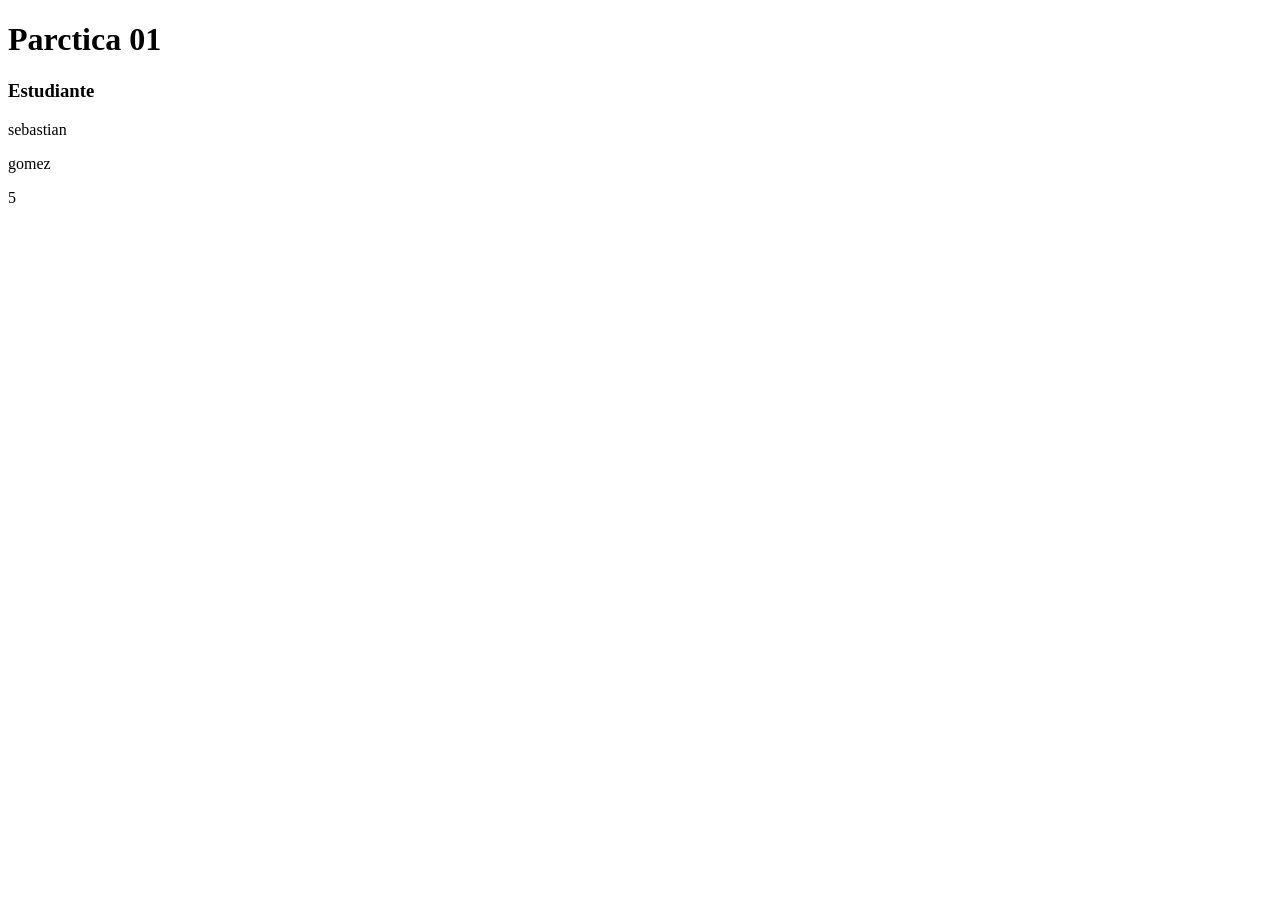
<file: 01-sintaxis/index.html>
<!DOCTYPE html>
<html lang="en">
<head>
    <meta charset="UTF-8">
    <meta name="viewport" content="width=device-width, initial-scale=1.0">
    <title>01-Sintaxis</title>
    <script src="js/app.js" defer></script>
</head>
<body>
    <h1>Parctica 01</h1>
    <section id="info">
        <div class="card">
            <h3>Estudiante</h3>
            <p id="nombre"></p>
            <p id="apellido"></p>
            <p id="ciclo"></p>
        </div>
    </section>
</body>
</html>
</file>
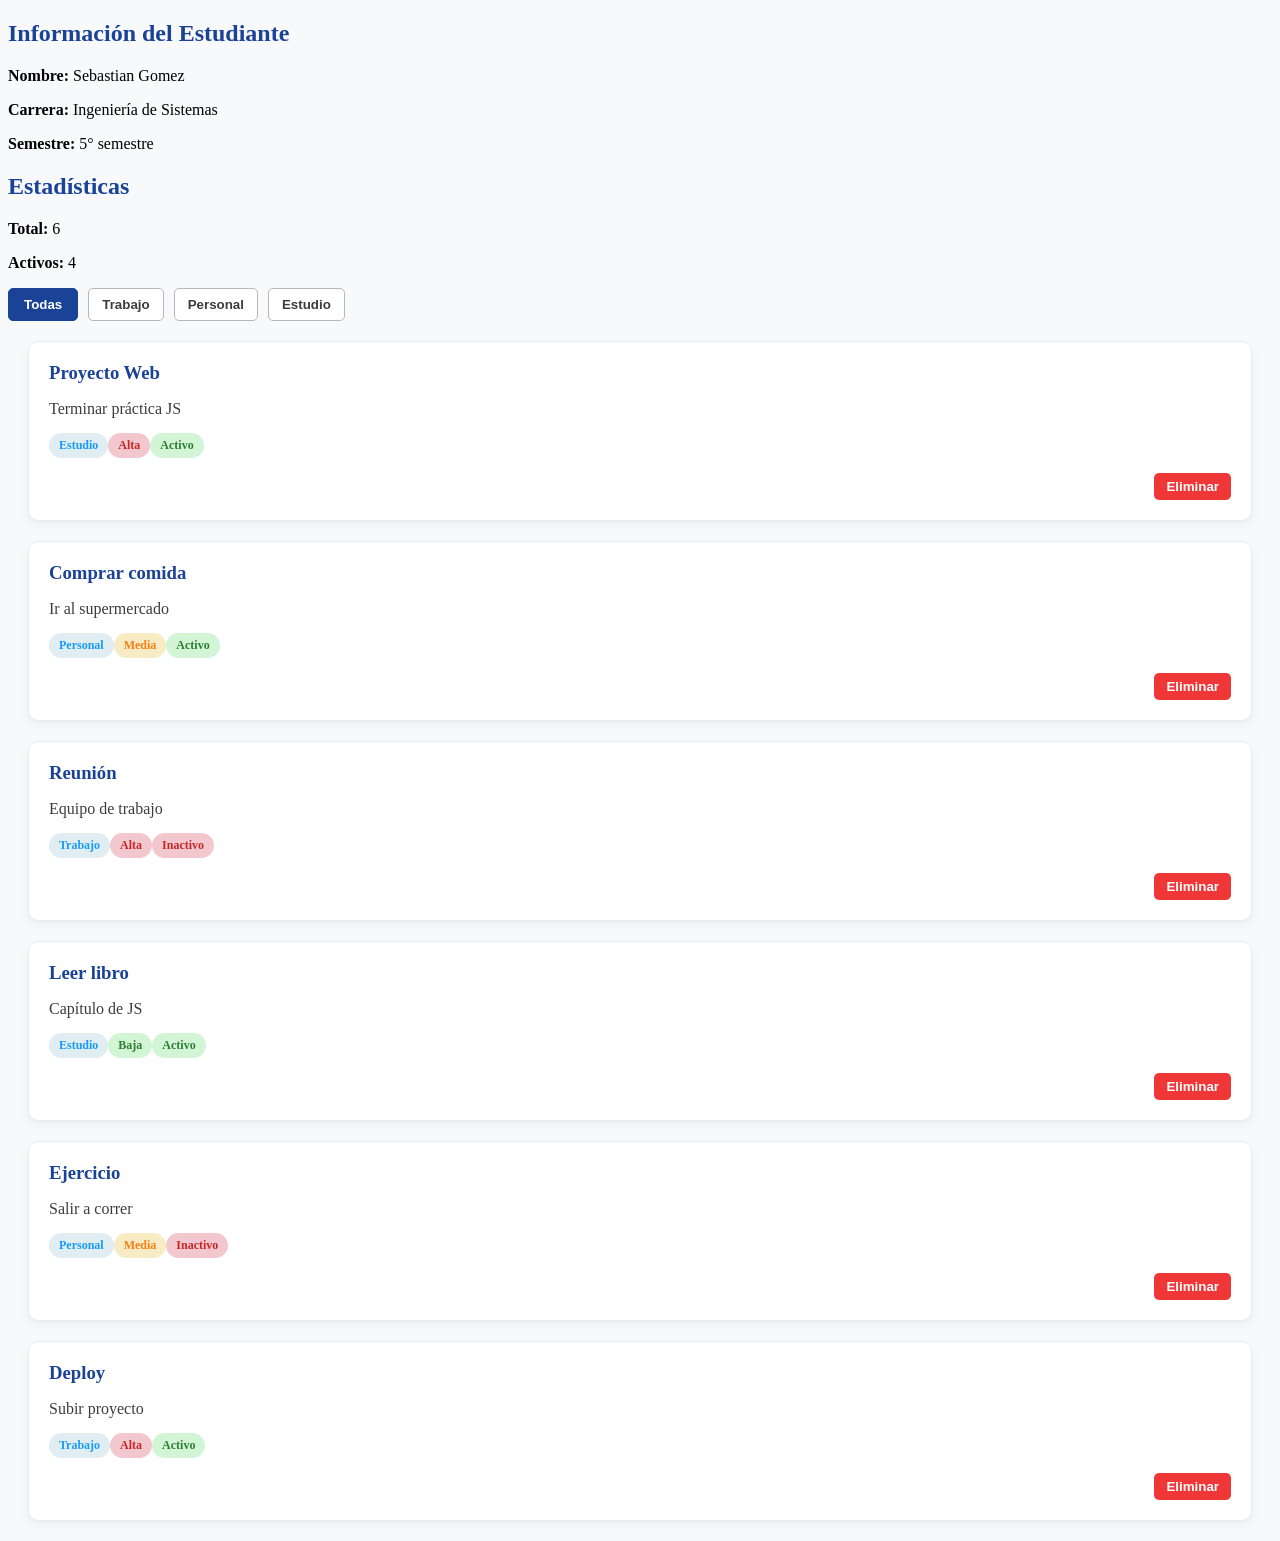
<file: 02-dom-basico/index.html>
<!DOCTYPE html>
<html lang="es">
<head>
    <meta charset="UTF-8">
    <meta name="viewport" content="width=device-width, initial-scale=1.0">
    <title>Practica Dos</title>
    <link rel="stylesheet" href="css/styles.css">
    <script src="js/app.js" defer></script>
</head>
<body>
    <div id="app">

        <div class="info-estudiante">
            <h2>Información del Estudiante</h2>
            <p><strong>Nombre:</strong> <span id="estudiante-nombre"></span></p>
            <p><strong>Carrera:</strong> <span id="estudiante-carrera"></span></p>
            <p><strong>Semestre:</strong> <span id="estudiante-semestre"></span></p>
        </div>

        <div class="estadisticas">
            <h2>Estadísticas</h2>
            <p><strong>Total:</strong> <span id="total-elementos"></span></p>
            <p><strong>Activos:</strong> <span id="elementos-activos"></span></p>
        </div>

        <div class="filtros">
            <button class="btn-filtro btn-filtro-activo" data-categoria="todas">Todas</button>
            <button class="btn-filtro" data-categoria="Trabajo">Trabajo</button>
            <button class="btn-filtro" data-categoria="Personal">Personal</button>
            <button class="btn-filtro" data-categoria="Estudio">Estudio</button>
        </div>

        <div id="contenedor-lista">
        </div>

    </div>
</body>
</html>
</file>
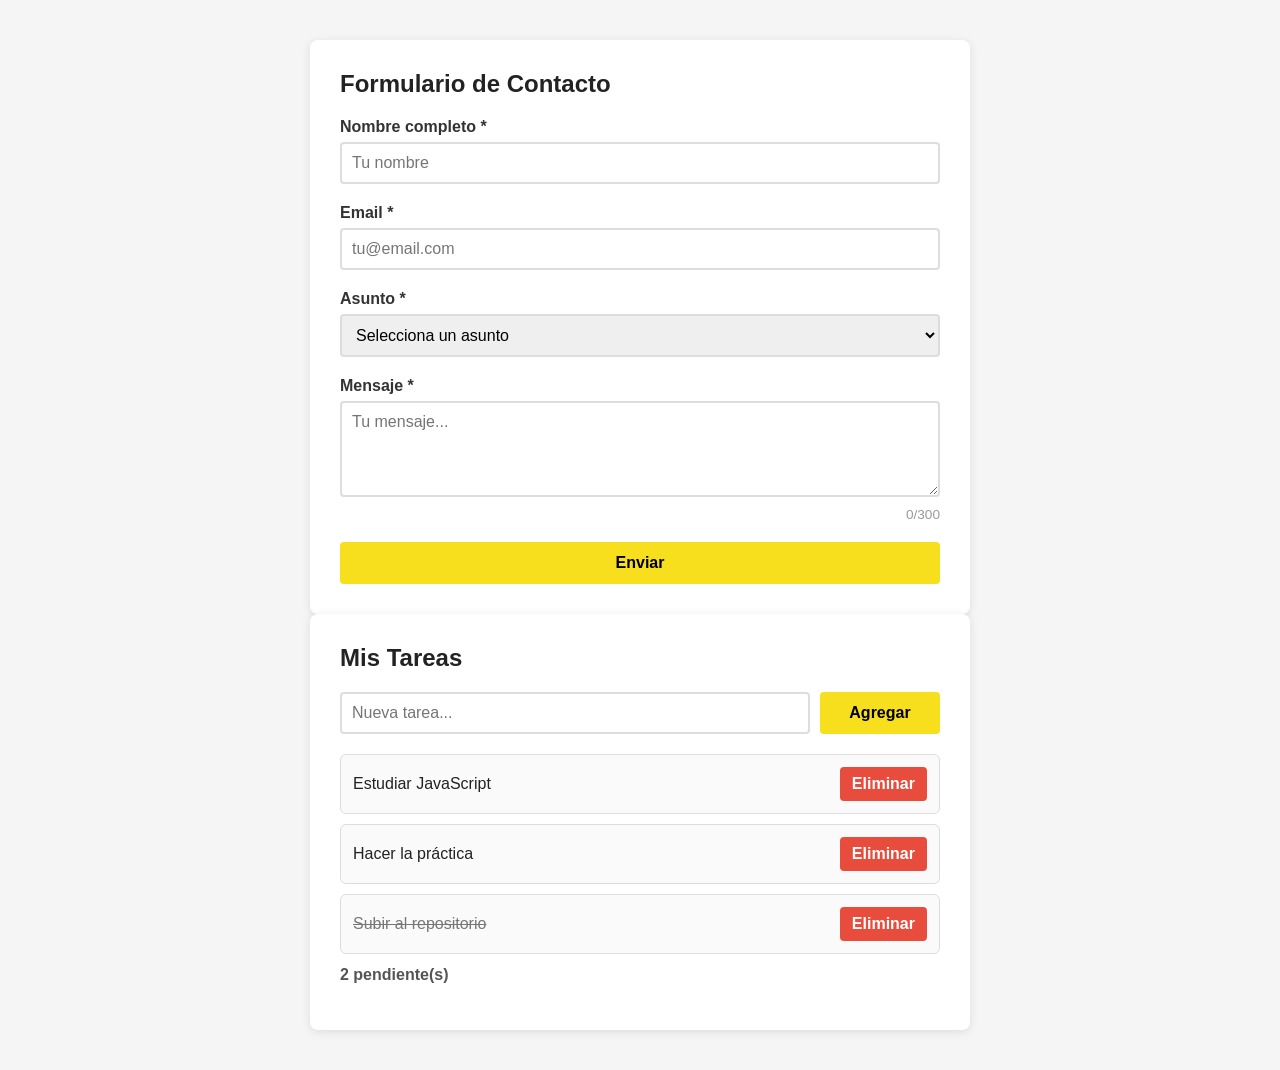
<file: 03-eventos/index.html>
<!DOCTYPE html>
<html lang="en">
<head>
    <meta charset="UTF-8">
    <meta name="viewport" content="width=device-width, initial-scale=1.0">
    <title>Formulario de Contacto</title>
    <link rel="stylesheet" href="css/styles.css">
    <script src="js/app.js" defer></script>
</head>
<body>
     <section class="container">
      <h1>Formulario de Contacto</h1>

      <form id="formulario" novalidate>
        <div class="form-group">
          <label for="nombre">Nombre completo *</label>
          <input type="text" id="nombre" placeholder="Tu nombre">
          <p class="error-msg" id="error-nombre">El nombre es obligatorio y debe tener al menos 3 caracteres</p>
        </div>

        <div class="form-group">
          <label for="email">Email *</label>
          <input type="email" id="email" placeholder="tu@email.com">
          <p class="error-msg" id="error-email">Ingresa un email válido</p>
        </div>

        <div class="form-group">
          <label for="asunto">Asunto *</label>
          <select id="asunto">
            <option value="">Selecciona un asunto</option>
            <option value="consulta">Consulta general</option>
            <option value="soporte">Soporte técnico</option>
            <option value="sugerencia">Sugerencia</option>
          </select>
          <p class="error-msg" id="error-asunto">Selecciona un asunto</p>
        </div>

        <div class="form-group">
          <label for="mensaje">Mensaje *</label>
          <textarea id="mensaje" rows="4" maxlength="300" placeholder="Tu mensaje..."></textarea>
          <p class="char-count"><span id="chars">0</span>/300</p>
          <p class="error-msg" id="error-mensaje">El mensaje debe tener al menos 10 caracteres</p>
        </div>

        <button type="submit">Enviar</button>
      </form>

      <div id="resultado"></div>
    </section>

    <!-- SECCIÓN 2: TAREAS -->
    <section class="container">
      <h2>Mis Tareas</h2>

      <div class="input-group">
        <input type="text" id="nueva-tarea" placeholder="Nueva tarea...">
        <button type="button" id="btn-agregar" data-action="agregar">Agregar</button>
      </div>

      <ul id="lista-tareas"></ul>
      <p id="contador-tareas">0 pendiente(s)</p>
    </section>
</body>
</html>
</file>
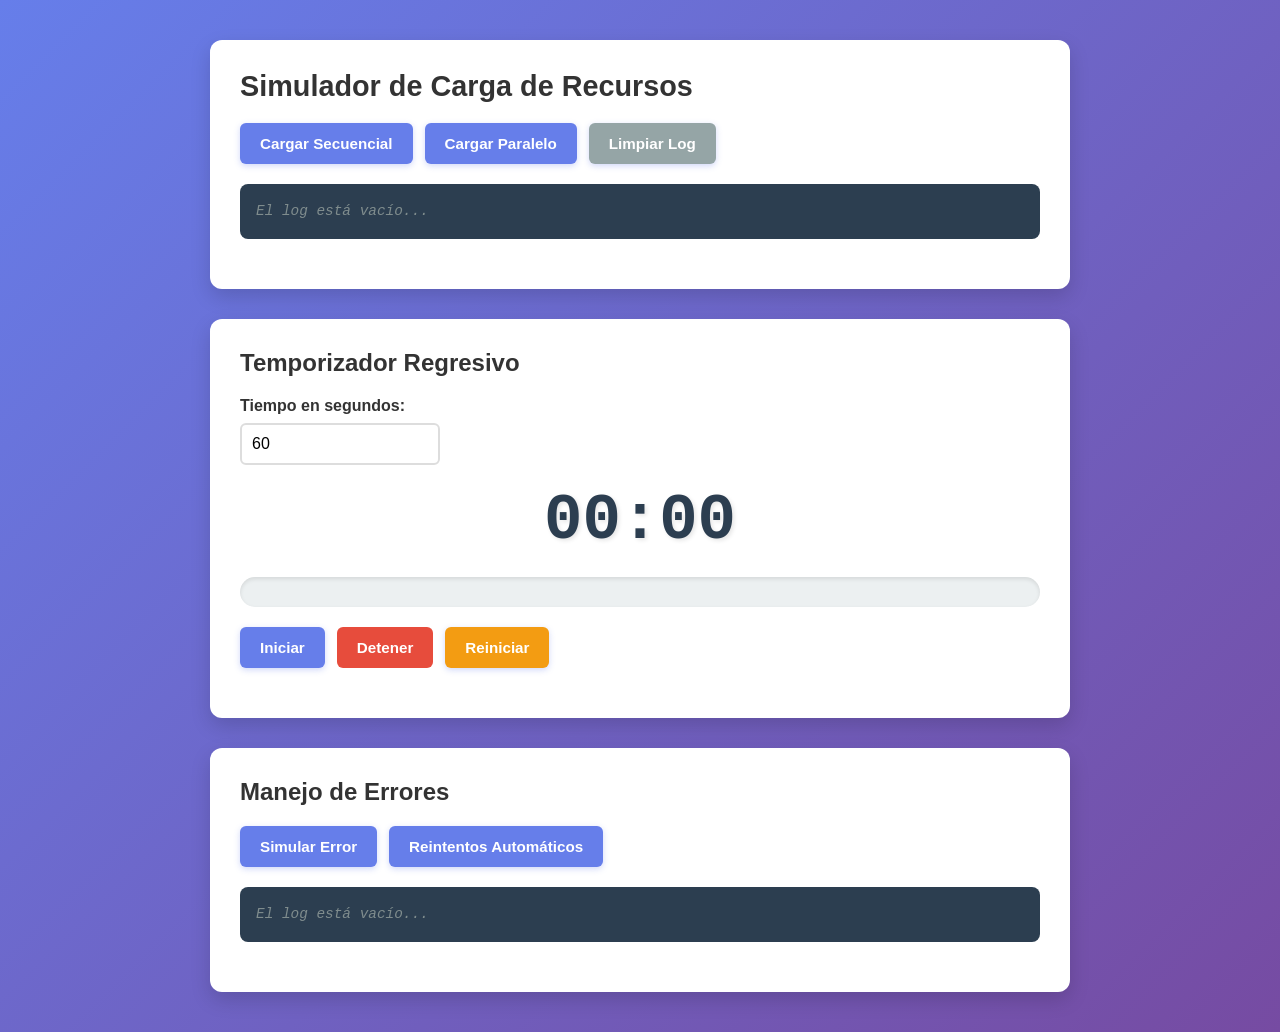
<file: 05-asincronia/index.html>
<!DOCTYPE html>
<html lang="es">
<head>
  <meta charset="UTF-8">
  <meta name="viewport" content="width=device-width, initial-scale=1.0">
  <title>Práctica 5 - Asincronía</title>
  <link rel="stylesheet" href="css/styles.css">
</head>
<body>
  <main class="page">
    <!-- SECCIÓN 1: CARGA SECUENCIAL VS PARALELA -->
    <section class="container">
      <h1>Simulador de Carga de Recursos</h1>
      
      <div class="button-group">
        <button type="button" id="btn-secuencial">Cargar Secuencial</button>
        <button type="button" id="btn-paralelo">Cargar Paralelo</button>
        <button type="button" id="btn-limpiar">Limpiar Log</button>
      </div>

      <div id="log" class="log"></div>
      
      <div id="resultados" class="resultados"></div>
    </section>

    <!-- SECCIÓN 2: TEMPORIZADOR -->
    <section class="container">
      <h2>Temporizador Regresivo</h2>

      <div class="form-group">
        <label for="input-tiempo">Tiempo en segundos:</label>
        <input type="number" id="input-tiempo" value="60" min="1" max="600">
      </div>

      <div id="display" class="display">00:00</div>

      <div class="progress-container">
        <div id="barra-progreso" class="progress-bar"></div>
      </div>

      <div class="button-group">
        <button type="button" id="btn-iniciar">Iniciar</button>
        <button type="button" id="btn-detener">Detener</button>
        <button type="button" id="btn-reiniciar">Reiniciar</button>
      </div>
    </section>

    <!-- SECCIÓN 3: MANEJO DE ERRORES -->
    <section class="container">
      <h2>Manejo de Errores</h2>

      <div class="button-group">
        <button type="button" id="btn-error">Simular Error</button>
        <button type="button" id="btn-reintentos">Reintentos Automáticos</button>
      </div>

      <div id="log-errores" class="log"></div>
    </section>
  </main>

  <script defer src="js/app.js"></script>
</body>
</html>
</file>
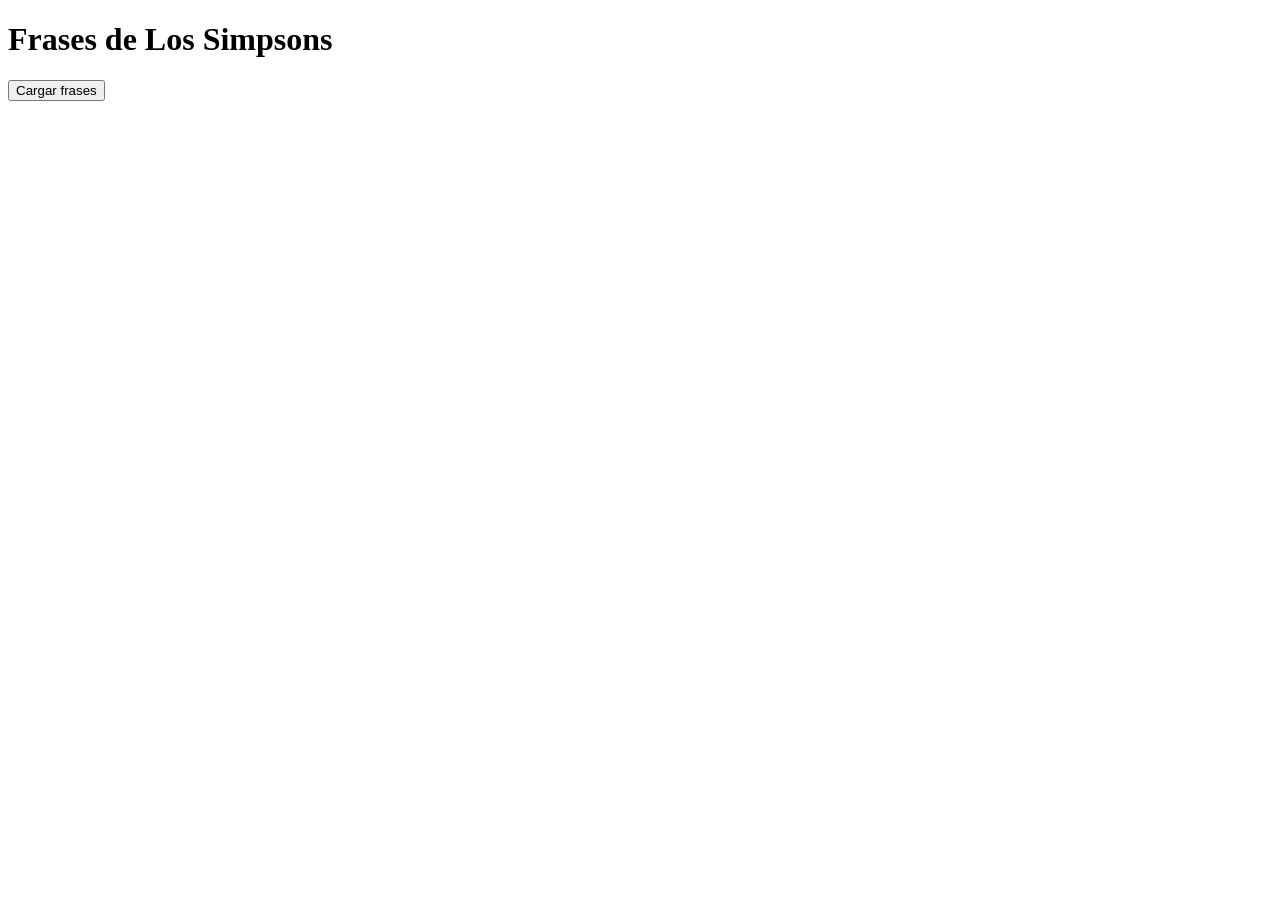
<file: 06-fetch-api-ejemplo/index.html>
<!DOCTYPE html>
<html lang="es">
<head>
  <meta charset="UTF-8">
  <title>Fetch Simpsons</title>
  <link rel="stylesheet" href="css/styles.css">
</head>
<body>

  <h1>Frases de Los Simpsons</h1>

  <button id="btn-cargar">Cargar frases</button>

  <div id="loading" class="loading oculto">Cargando...</div>

  <div id="contenedor"></div>

  <script src="js/app.js"></script>
</body>
</html>
</file>
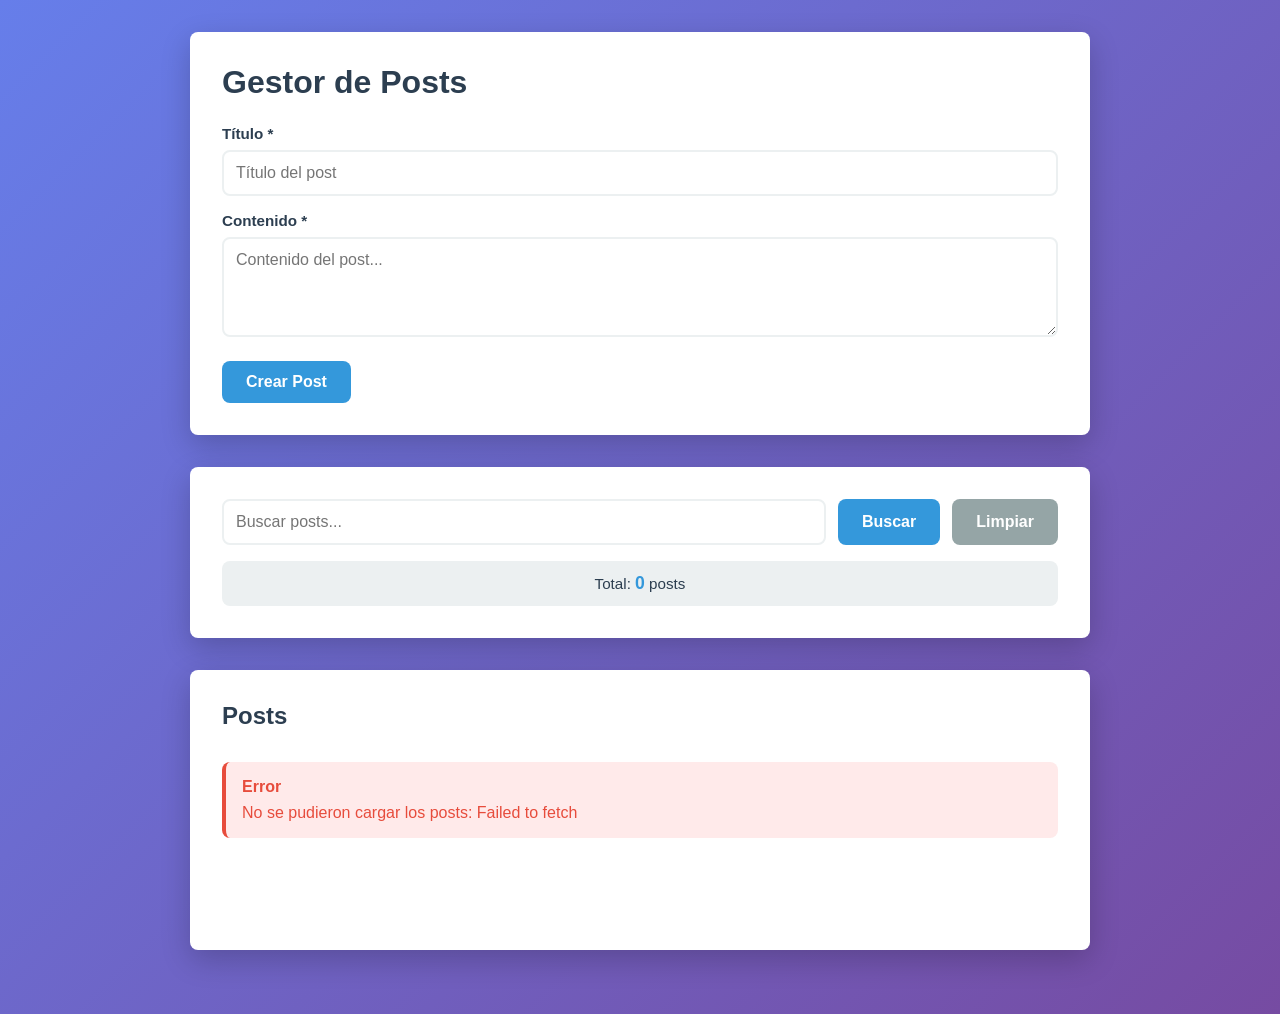
<file: 06-fetch-api/index.html>
<!DOCTYPE html>
<html lang="es">
<head>
  <meta charset="UTF-8">
  <meta name="viewport" content="width=device-width, initial-scale=1.0">
  <title>Práctica 6 - Fetch API</title>
  <link rel="stylesheet" href="css/styles.css">
</head>
<body>
  <main class="page">
    <!-- SECCIÓN 1: FORMULARIO -->
    <section class="container">
      <h1>Gestor de Posts</h1>
      
      <form id="form-post" class="form-post">
        <input type="hidden" id="post-id">
        
        <div class="form-group">
          <label for="titulo">Título *</label>
          <input type="text" id="titulo" placeholder="Título del post" required>
        </div>

        <div class="form-group">
          <label for="contenido">Contenido *</label>
          <textarea id="contenido" rows="4" placeholder="Contenido del post..." required></textarea>
        </div>

        <div class="form-actions">
          <button type="submit" id="btn-submit">Crear Post</button>
          <button type="button" id="btn-cancelar" class="btn-secondary" style="display: none;">Cancelar</button>
        </div>
      </form>
    </section>

    <!-- SECCIÓN 2: FILTROS Y BÚSQUEDA -->
    <section class="container">
      <div class="search-bar">
        <input type="search" id="input-buscar" placeholder="Buscar posts...">
        <button type="button" id="btn-buscar">Buscar</button>
        <button type="button" id="btn-limpiar" class="btn-secondary">Limpiar</button>
      </div>
      
      <div class="stats">
        <p id="contador">Total: <strong>0</strong> posts</p>
      </div>
    </section>

    <!-- SECCIÓN 3: LISTA DE POSTS -->
    <section class="container">
      <h2>Posts</h2>
      
      <div id="lista-posts" class="lista-posts">
        <!-- Los posts se renderizan aquí dinámicamente -->
      </div>

      <div id="mensaje-estado" class="mensaje-estado"></div>
    </section>
  </main>

  <script defer src="js/apiService.js"></script>
  <script defer src="js/components.js"></script>
  <script defer src="js/app.js"></script>
</body>
</html>
</file>
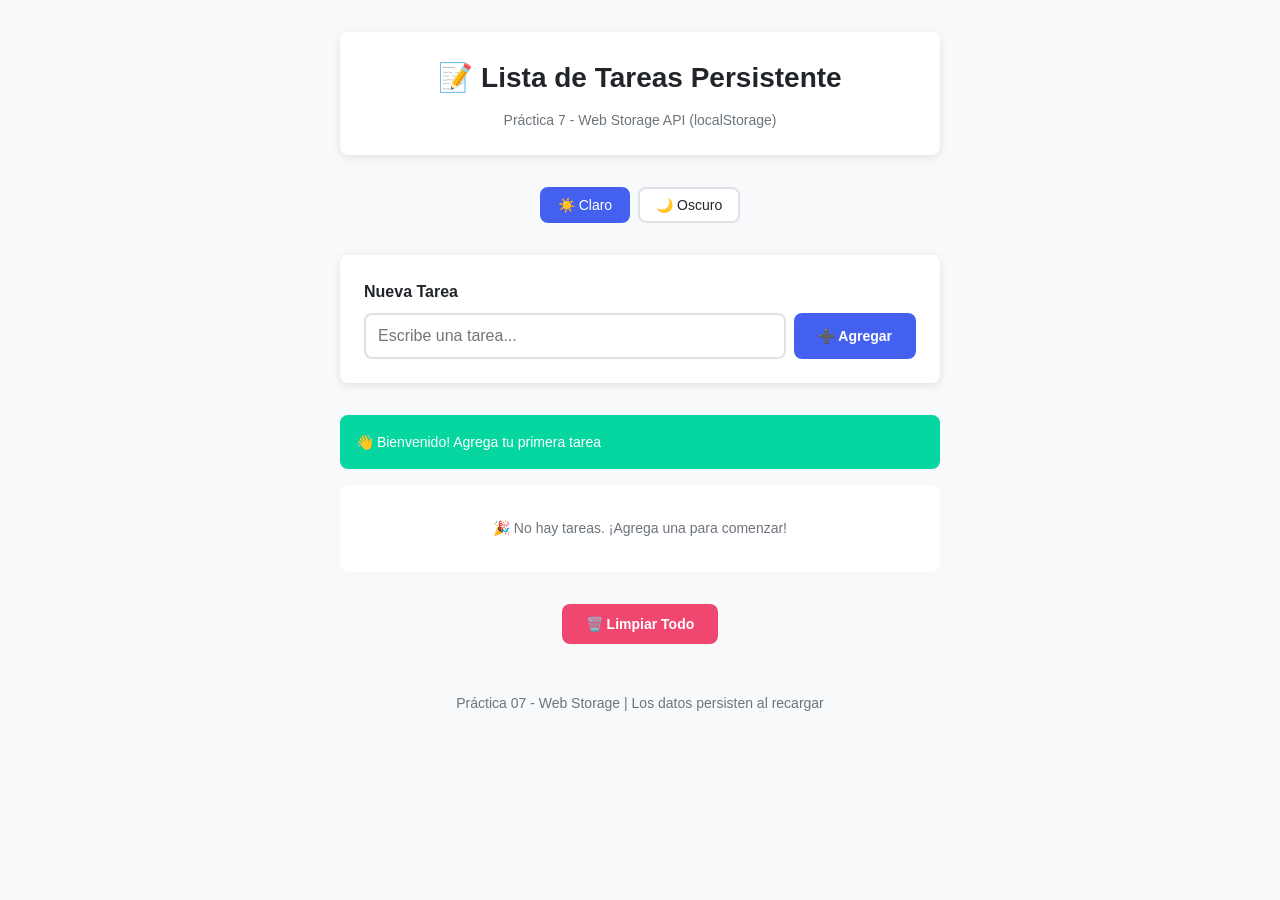
<file: 07-storage/index.html>
<!DOCTYPE html>
<html lang="es">
<head>
  <meta charset="UTF-8">
  <meta name="viewport" content="width=device-width, initial-scale=1.0">
  <title>Práctica 07 - Web Storage | Lista de Tareas</title>
  <link rel="stylesheet" href="css/styles.css">
</head>
<body>
  <div class="container">
    <!-- Header -->
    <header class="header">
      <h1 class="header__title">📝 Lista de Tareas Persistente</h1>
      <p class="header__subtitle">Práctica 7 - Web Storage API (localStorage)</p>
    </header>

    <!-- Selector de tema simple -->
    <section class="theme-selector">
      <button class="theme-btn theme-btn--active" data-theme="claro">☀️ Claro</button>
      <button class="theme-btn" data-theme="oscuro">🌙 Oscuro</button>
    </section>

    <!-- Formulario para crear tarea -->
    <section class="form-section">
      <form class="task-form" id="form-tarea">
        <div class="form-group">
          <label for="input-tarea" class="form-label">Nueva Tarea</label>
          <div class="form-input-group">
            <input 
              type="text" 
              id="input-tarea" 
              class="form-input" 
              placeholder="Escribe una tarea..." 
              maxlength="100"
              required
              autocomplete="off"
            >
            <button type="submit" class="btn btn--primary">
              ➕ Agregar
            </button>
          </div>
        </div>
      </form>
    </section>

    <!-- Mensaje de estado -->
    <div id="mensaje-estado" class="mensaje oculto"></div>

    <!-- Lista de tareas -->
    <section class="tasks-section">
      <ul class="tasks-list" id="lista-tareas">
        <!-- Las tareas se renderizan aquí -->
      </ul>
    </section>

    <!-- Botón limpiar todo -->
    <section class="actions">
      <button class="btn btn--danger" id="btn-limpiar">
        🗑️ Limpiar Todo
      </button>
    </section>

    <!-- Footer -->
    <footer class="footer">
      <p>Práctica 07 - Web Storage | Los datos persisten al recargar</p>
    </footer>
  </div>

  <!-- Scripts -->
  <script src="js/storage.js"></script>
  <script src="js/app.js"></script>
</body>
</html>
</file>
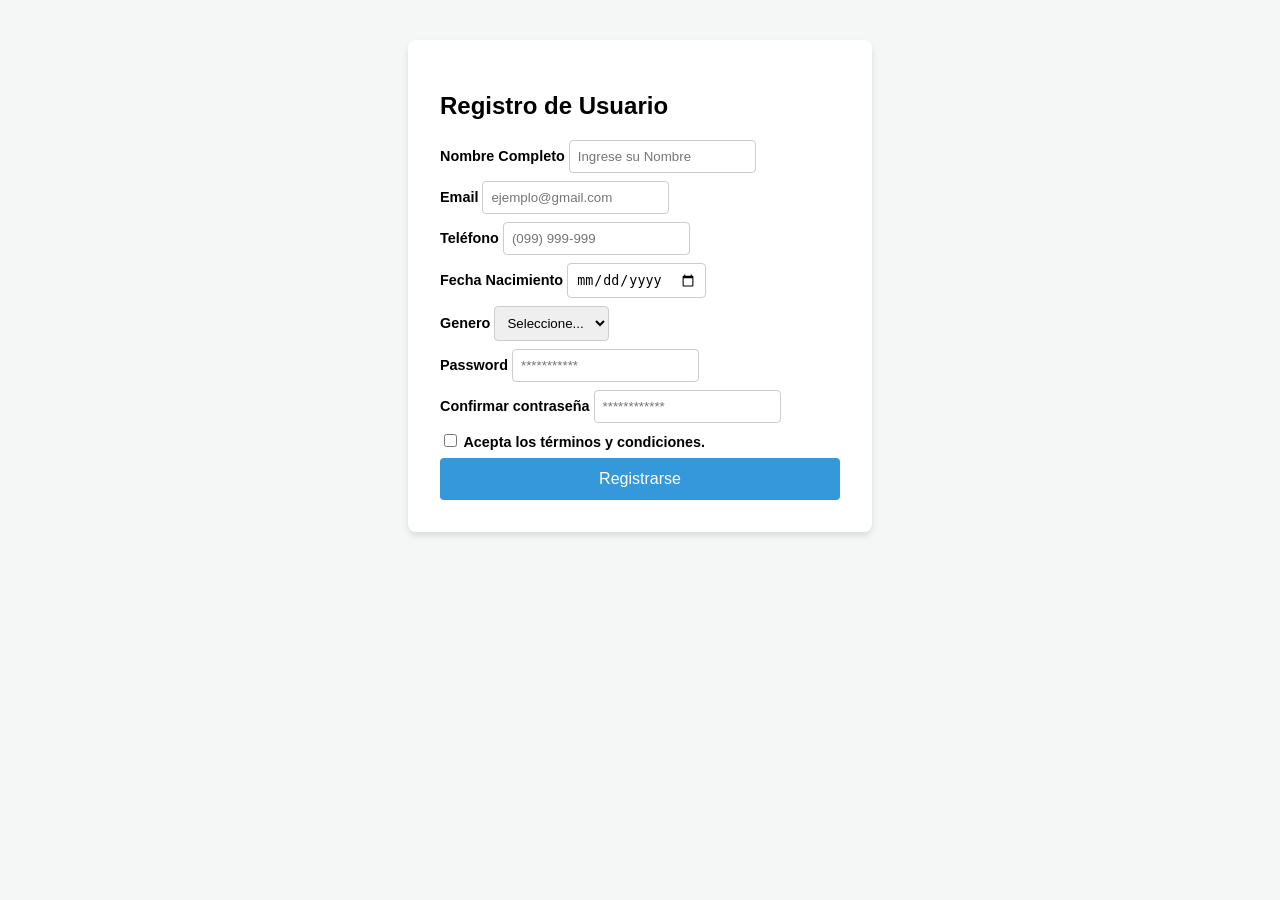
<file: 08-formulario-validacion/index.html>
<!DOCTYPE html>
<html lang="en">
<head>
    <meta charset="UTF-8">
    <meta name="viewport" content="width=device-width, initial-scale=1.0">
    <title>Practica 8 - validación</title>
    <link rel="stylesheet" href="css/styles.css">
</head>
<body>
    <form id="form-registro" class="formulario" novalidate>
        <h2>Registro de Usuario</h2>

        <div class="campo-grupo">
            <label for="nombre">Nombre Completo</label>
            <input type="text" id="nombre" name="nombre" required minlength="3" placeholder="Ingrese su Nombre">
            <span class="error-mensaje"></span>
        </div>

        <div class="campo-grupo">
            <label for="email">Email</label>
            <input type="email" id="email" name="email" required placeholder="ejemplo@gmail.com">
            <span class="error-mensaje"></span>
        </div>

        <div class="campo-grupo">
            <label for="telefono"> Teléfono</label>
            <input type="tel" id="telefono" name="telefono" placeholder="(099) 999-999" required>
            <span class="error-mensaje"></span>
        </div>

        <div class="campo-grupo">
            <label for="fecha_nac">Fecha Nacimiento</label>
            <input type="date" id="fecha_nac" name="fecha_nacimiento" required>
            <span class="error-mensaje"></span>
        </div>

        <div class="campo-grupo">
            <label for="genero">Genero</label>
            <select name="genero" id="genero" required>
                <option value="">Seleccione...</option>
                <option value="femenino">Femenino</option>
                <option value="masculino">Masculino</option>
                <option value="otro">Otro</option>
            </select>
            <span class="error-mensaje"></span>
        </div>

        <div class="campo-grupo">
            <label for="password">Password</label>
            <input type="password" id="password" name="password" placeholder="***********" required>
            <div id="password-strength" class="fuerza-indicador"></div>
            <span class="error-mensaje"></span>
        </div>

        <div class="campo-grupo">
            <label for="confirmar">Confirmar contraseña</label>
            <input type="password" id="confirmar" name="confirmar_password" placeholder="************" required>
            <span class="error-mensaje"></span>
        </div>

        <div class="campo-grupo terminos">
            <label>
                <input type="checkbox" id="terminos" name="terminos" required>
                Acepta los términos y condiciones.
            </label>
            <span class="error-mensaje"></span>
        </div>

        <button type="submit" id="btn-submit">Registrarse</button>
    </form>
    <script src="js/validacion.js"></script>
    <script src="js/app.js"></script>
</body>
</html>
</file>
<file: 02-dom-basico/css/styles.css>
h2 {
    color: #1a4297;
}

.card h3{
    color: #1a4297;
    margin-top: 0;
    margin-bottom: 8px;
}

.card p{
    color: #3c3c3c;
    margin-bottom: 15px;
}

.filtros{
    display: flex;
    gap: 10px;
    margin-bottom: 20px;
}

.btn-filtro{
    border-radius: 5px;
    color: #3c3c3c;
    font-weight: bold;
    border: none;
    background-color: #ffffff;
    padding: 7px 13px;
    border: 1px solid #bcb7b7;
    cursor: pointer;
}

.btn-filtro-activo{
    background-color: #1a4297;
    border: 1px solid #1a4297;
    color: white;
    font-weight: bold;
    padding: 8px 15px;
}

#contenedor-lista{
    border-radius: 5px;
    margin: 20px 20px;
}

.badge {
  padding: 5px 10px;
  border-radius: 20px;
  font-size: 12px;
  font-weight: bold;
  display: inline-block;
}

.prioridad-alta{
    background-color: #f3c7ce;
    color: #c62828
}

.prioridad-media{
    background-color: #f8ecc4;
    color: #f57f17
}

.prioridad-baja {
  background-color: #d1f5d5;
  color: #2e7d32;
}

.btn-eliminar{
    color: white;
    background-color: #f03737;
    font-weight:bold;
    border-radius:5px;
    padding: 6px 12px;
    border: none;
    cursor: pointer;
}

.card-actions{
    display: flex;
    justify-content: flex-end;
    margin-top: 15px;
}

.badge-categoria{
    background-color: #e0edf3;
    color: #179cf5;
}

.estado-activo{
    background-color: #d1f5d5;
  color: #2e7d32;
}

.estado-inactivo{
    background-color: #f3c7ce;
    color: #c62828
}

.card{
    background-color: #ffffff;
    padding: 20px;
    margin-bottom: 20px;
    border-radius: 10px;
    box-shadow:0 4px 8px rgba(0, 0, 0,0.05);
    border: 1px solid #eaeaea;
}

body {
    background-color: #f8f9fa; 
}
</file>
<file: 03-eventos/css/styles.css>
* {
    box-sizing: border-box;
}

body {
    font-family: Arial, sans-serif;
    max-width: 700px;
    margin: 40px auto;
    padding: 0 20px;
    background: #f5f5f5;
    color: #222;
}

.page {
    display: flex;
    flex-direction: column;
    gap: 24px;
}

.container {
    background: #ffffff;
    padding: 30px;
    border-radius: 8px;
    box-shadow: 0 2px 10px rgba(0, 0, 0, 0.1);
}

h1,
h2 {
    margin-top: 0;
    margin-bottom: 20px;
}

.form-group {
    margin-bottom: 20px;
}

label {
    display: block;
    margin-bottom: 6px;
    font-weight: bold;
    color: #333;
}

input,
select,
textarea,
button {
    font: inherit;
}

input,
select,
textarea {
    width: 100%;
    padding: 10px;
    border: 2px solid #ddd;
    border-radius: 4px;
    transition: border-color 0.2s ease, box-shadow 0.2s ease;
}

input:focus,
select:focus,
textarea:focus {
    border-color: #f7df1e;
    outline: none;
    box-shadow: 0 0 0 3px rgba(247, 223, 30, 0.2);
}

.error {
    border-color: #e74c3c !important;
}

.error-msg {
    display: none;
    margin-top: 6px;
    margin-bottom: 0;
    color: #e74c3c;
    font-size: 0.85rem;
}

.error-msg.visible {
    display: block;
}

.char-count {
    text-align: right;
    color: #999;
    font-size: 0.85rem;
    margin-top: 6px;
    margin-bottom: 0;
}

button {
    border: none;
    border-radius: 4px;
    padding: 12px 16px;
    background: #f7df1e;
    cursor: pointer;
    font-weight: bold;
    transition: background 0.2s ease, transform 0.2s ease;
}

button:hover {
    background: #e6cf1a;
}

button:active {
    transform: scale(0.98);
}

form button[type="submit"] {
    width: 100%;
}

#resultado {
    display: none;
    margin-top: 20px;
    padding: 15px;
    background: #e8f5e9;
    border-radius: 4px;
    border: 1px solid #c8e6c9;
}

#resultado.visible {
    display: block;
}

#resultado strong {
    display: block;
    margin-bottom: 10px;
}

#resultado p {
    margin: 6px 0;
}

.input-group {
    display: flex;
    gap: 10px;
    margin-bottom: 20px;
}

.input-group input {
    flex: 1;
}

#btn-agregar {
    min-width: 120px;
}

#lista-tareas {
    list-style: none;
    padding: 0;
    margin: 0;
}

.tarea-item {
    display: flex;
    align-items: center;
    justify-content: space-between;
    gap: 10px;
    padding: 12px;
    border: 1px solid #ddd;
    border-radius: 6px;
    background: #fafafa;
    margin-bottom: 10px;
}

.tarea-texto {
    flex: 1;
    cursor: pointer;
}

.tarea-item.completada .tarea-texto {
    text-decoration: line-through;
    color: #777;
}

.btn-eliminar {
    background: #e74c3c;
    color: #fff;
    padding: 8px 12px;
}

.btn-eliminar:hover {
    background: #cf3f31;
}

.estado-vacio {
    padding: 14px;
    border: 1px dashed #bbb;
    border-radius: 6px;
    text-align: center;
    color: #666;
    background: #fcfcfc;
}

#contador-tareas {
    margin-top: 12px;
    color: #555;
    font-weight: bold;
}

@media (max-width: 600px) {
    body {
        margin: 20px auto;
        padding: 0 12px;
    }

    .container {
        padding: 20px;
    }

    .input-group {
        flex-direction: column;
    }

    #btn-agregar {
        width: 100%;
    }

    .tarea-item {
        flex-direction: column;
        align-items: stretch;
    }

    .btn-eliminar {
        width: 100%;
    }
}
</file>
<file: 05-asincronia/css/styles.css>
* {
    box-sizing: border-box;
}

body {
    font-family: 'Segoe UI', Tahoma, Geneva, Verdana, sans-serif;
    max-width: 900px;
    margin: 40px auto;
    padding: 0 20px;
    background: linear-gradient(135deg, #667eea 0%, #764ba2 100%);
    color: #222;
    min-height: 100vh;
}

.page {
    display: flex;
    flex-direction: column;
    gap: 30px;
}

.container {
    background: #ffffff;
    padding: 30px;
    border-radius: 12px;
    box-shadow: 0 8px 20px rgba(0, 0, 0, 0.15);
}

h1,
h2 {
    margin-top: 0;
    margin-bottom: 20px;
    color: #333;
}

h1 {
    font-size: 1.8rem;
}

h2 {
    font-size: 1.5rem;
}

/* Botones */
.button-group {
    display: flex;
    gap: 12px;
    margin-bottom: 20px;
    flex-wrap: wrap;
}

button {
    border: none;
    border-radius: 6px;
    padding: 12px 20px;
    background: #667eea;
    color: white;
    cursor: pointer;
    font-weight: 600;
    font-size: 0.95rem;
    transition: all 0.3s ease;
    box-shadow: 0 2px 6px rgba(102, 126, 234, 0.3);
}

button:hover {
    background: #5568d3;
    transform: translateY(-2px);
    box-shadow: 0 4px 12px rgba(102, 126, 234, 0.4);
}

button:active {
    transform: translateY(0);
}

button:disabled {
    background: #ccc;
    cursor: not-allowed;
    transform: none;
    box-shadow: none;
}

#btn-limpiar {
    background: #95a5a6;
}

#btn-limpiar:hover {
    background: #7f8c8d;
}

#btn-detener {
    background: #e74c3c;
}

#btn-detener:hover {
    background: #c0392b;
}

#btn-reiniciar {
    background: #f39c12;
}

#btn-reiniciar:hover {
    background: #d68910;
}

/* Log */
.log {
    background: #2c3e50;
    color: #ecf0f1;
    padding: 16px;
    border-radius: 8px;
    font-family: 'Courier New', monospace;
    font-size: 0.9rem;
    max-height: 300px;
    overflow-y: auto;
    margin-bottom: 20px;
    line-height: 1.6;
}

.log:empty::before {
    content: 'El log está vacío...';
    color: #7f8c8d;
    font-style: italic;
}

.log-item {
    padding: 6px 0;
    border-bottom: 1px solid rgba(255, 255, 255, 0.1);
}

.log-item:last-child {
    border-bottom: none;
}

.log-info {
    color: #3498db;
}

.log-success {
    color: #2ecc71;
}

.log-error {
    color: #e74c3c;
}

.log-warning {
    color: #f39c12;
}

/* Resultados */
.resultados {
    display: none;
    background: #ecf0f1;
    padding: 16px;
    border-radius: 8px;
    border-left: 4px solid #667eea;
}

.resultados.visible {
    display: block;
}

.resultados h3 {
    margin-top: 0;
    margin-bottom: 12px;
    color: #2c3e50;
}

.resultados p {
    margin: 8px 0;
    color: #34495e;
    font-weight: 500;
}

/* Formulario */
.form-group {
    margin-bottom: 20px;
}

label {
    display: block;
    margin-bottom: 8px;
    font-weight: 600;
    color: #333;
}

input[type="number"] {
    width: 100%;
    max-width: 200px;
    padding: 10px;
    border: 2px solid #ddd;
    border-radius: 6px;
    font-size: 1rem;
    transition: border-color 0.3s ease;
}

input[type="number"]:focus {
    border-color: #667eea;
    outline: none;
    box-shadow: 0 0 0 3px rgba(102, 126, 234, 0.1);
}

/* Display del temporizador */
.display {
    font-size: 4rem;
    font-weight: 700;
    text-align: center;
    color: #2c3e50;
    margin: 20px 0;
    font-family: 'Courier New', monospace;
    text-shadow: 2px 2px 4px rgba(0, 0, 0, 0.1);
}

.display.alerta {
    color: #e74c3c;
    animation: pulso 0.5s ease-in-out infinite;
}

@keyframes pulso {

    0%,
    100% {
        transform: scale(1);
    }

    50% {
        transform: scale(1.05);
    }
}

/* Barra de progreso */
.progress-container {
    width: 100%;
    height: 30px;
    background: #ecf0f1;
    border-radius: 15px;
    overflow: hidden;
    margin-bottom: 20px;
    box-shadow: inset 0 2px 4px rgba(0, 0, 0, 0.1);
}

.progress-bar {
    height: 100%;
    width: 0%;
    background: linear-gradient(90deg, #667eea 0%, #764ba2 100%);
    transition: width 0.3s ease, background 0.3s ease;
    border-radius: 15px;
    box-shadow: 0 2px 6px rgba(102, 126, 234, 0.4);
}

.progress-bar.alerta {
    background: linear-gradient(90deg, #e74c3c 0%, #c0392b 100%);
}

/* Scrollbar personalizada para el log */
.log::-webkit-scrollbar {
    width: 8px;
}

.log::-webkit-scrollbar-track {
    background: #34495e;
    border-radius: 4px;
}

.log::-webkit-scrollbar-thumb {
    background: #667eea;
    border-radius: 4px;
}

.log::-webkit-scrollbar-thumb:hover {
    background: #5568d3;
}

/* Responsive */
@media (max-width: 600px) {
    body {
        margin: 20px auto;
    }

    .container {
        padding: 20px;
    }

    h1 {
        font-size: 1.5rem;
    }

    h2 {
        font-size: 1.3rem;
    }

    .display {
        font-size: 3rem;
    }

    button {
        padding: 10px 16px;
        font-size: 0.9rem;
    }

    .button-group {
        gap: 8px;
    }
}
</file>
<file: 06-fetch-api-ejemplo/css/styles.css>
.loading {
    font-weight: bold;
    color: blue;
    margin: 10px 0;
}

.oculto {
    display: none;
}

.card {
    display: flex;
    align-items: flex-start;
    gap: 16px;
    border: 1px solid #ccc;
    padding: 12px;
    margin: 12px 0;
    border-radius: 8px;
}

.card-imagen img {
    width: 100px;
    height: 100px;
    object-fit: cover;
    display: block;
    border-radius: 6px;
}

.card-contenido {
    display: flex;
    flex-direction: column;
    gap: 8px;
}

.card-contenido h3 {
    margin: 0;
}

.card-contenido p {
    margin: 0;
}
</file>
<file: 06-fetch-api/css/styles.css>
/* ===========================
   RESET Y VARIABLES
=========================== */

* {
    margin: 0;
    padding: 0;
    box-sizing: border-box;
}

:root {
    --primary: #3498db;
    --primary-dark: #2980b9;
    --success: #2ecc71;
    --danger: #e74c3c;
    --warning: #f39c12;
    --dark: #2c3e50;
    --gray: #95a5a6;
    --light: #ecf0f1;
    --white: #ffffff;
    --shadow: rgba(0, 0, 0, 0.1);
    --shadow-md: rgba(0, 0, 0, 0.15);
    --shadow-lg: rgba(0, 0, 0, 0.2);
    --radius: 8px;
    --transition: all 0.3s ease;
}

body {
    font-family: 'Segoe UI', Tahoma, Geneva, Verdana, sans-serif;
    background: linear-gradient(135deg, #667eea 0%, #764ba2 100%);
    min-height: 100vh;
    padding: 2rem 1rem;
    color: var(--dark);
}

.page {
    max-width: 900px;
    margin: 0 auto;
}

/* ===========================
   CONTENEDORES
=========================== */

.container {
    background: var(--white);
    border-radius: var(--radius);
    padding: 2rem;
    margin-bottom: 2rem;
    box-shadow: 0 10px 30px var(--shadow-lg);
}

h1 {
    color: var(--dark);
    margin-bottom: 1.5rem;
    font-size: 2rem;
}

h2 {
    color: var(--dark);
    margin-bottom: 1rem;
    font-size: 1.5rem;
}

/* ===========================
   FORMULARIO
=========================== */

.form-post {
    display: flex;
    flex-direction: column;
    gap: 1rem;
}

.form-group {
    display: flex;
    flex-direction: column;
    gap: 0.5rem;
}

.form-group label {
    font-weight: 600;
    color: var(--dark);
    font-size: 0.95rem;
}

.form-group input,
.form-group textarea {
    padding: 0.75rem;
    border: 2px solid var(--light);
    border-radius: var(--radius);
    font-size: 1rem;
    font-family: inherit;
    transition: var(--transition);
}

.form-group input:focus,
.form-group textarea:focus {
    outline: none;
    border-color: var(--primary);
    box-shadow: 0 0 0 3px rgba(52, 152, 219, 0.1);
}

.form-group textarea {
    resize: vertical;
    min-height: 100px;
}

.form-actions {
    display: flex;
    gap: 1rem;
    margin-top: 0.5rem;
}

button {
    padding: 0.75rem 1.5rem;
    border: none;
    border-radius: var(--radius);
    font-size: 1rem;
    font-weight: 600;
    cursor: pointer;
    transition: var(--transition);
    font-family: inherit;
}

button[type="submit"],
button:not(.btn-secondary):not(.btn-danger):not(.btn-editar):not(.btn-eliminar) {
    background: var(--primary);
    color: var(--white);
}

button[type="submit"]:hover {
    background: var(--primary-dark);
    transform: translateY(-2px);
    box-shadow: 0 4px 12px var(--shadow-md);
}

button[type="submit"]:active {
    transform: translateY(0);
}

button:disabled {
    opacity: 0.6;
    cursor: not-allowed;
    transform: none !important;
}

.btn-secondary {
    background: var(--gray);
    color: var(--white);
}

.btn-secondary:hover {
    background: #7f8c8d;
}

/* ===========================
   BÚSQUEDA Y FILTROS
=========================== */

.search-bar {
    display: flex;
    gap: 0.75rem;
    margin-bottom: 1rem;
}

.search-bar input {
    flex: 1;
    padding: 0.75rem;
    border: 2px solid var(--light);
    border-radius: var(--radius);
    font-size: 1rem;
}

.search-bar input:focus {
    outline: none;
    border-color: var(--primary);
    box-shadow: 0 0 0 3px rgba(52, 152, 219, 0.1);
}

.stats {
    padding: 0.75rem;
    background: var(--light);
    border-radius: var(--radius);
    text-align: center;
}

.stats p {
    margin: 0;
    color: var(--dark);
    font-size: 0.95rem;
}

.stats strong {
    color: var(--primary);
    font-size: 1.1rem;
}

/* ===========================
   LISTA DE POSTS
=========================== */

.lista-posts {
    display: grid;
    gap: 1.5rem;
}

.post-card {
    background: var(--white);
    border: 2px solid var(--light);
    border-radius: var(--radius);
    padding: 1.5rem;
    transition: var(--transition);
}

.post-card:hover {
    border-color: var(--primary);
    box-shadow: 0 4px 12px var(--shadow-md);
    transform: translateY(-2px);
}

.post-card-header {
    display: flex;
    justify-content: space-between;
    align-items: start;
    margin-bottom: 1rem;
    gap: 1rem;
}

.post-card-title {
    font-size: 1.25rem;
    color: var(--dark);
    font-weight: 600;
    margin: 0;
    flex: 1;
}

.post-card-id {
    background: var(--primary);
    color: var(--white);
    padding: 0.25rem 0.75rem;
    border-radius: 20px;
    font-size: 0.85rem;
    font-weight: 600;
}

.post-card-body {
    color: #555;
    line-height: 1.6;
    margin-bottom: 1rem;
}

.post-card-footer {
    display: flex;
    gap: 0.75rem;
    padding-top: 1rem;
    border-top: 1px solid var(--light);
}

.btn-editar {
    background: var(--warning);
    color: var(--white);
    padding: 0.5rem 1rem;
    font-size: 0.9rem;
}

.btn-editar:hover {
    background: #e67e22;
    transform: translateY(-2px);
}

.btn-eliminar {
    background: var(--danger);
    color: var(--white);
    padding: 0.5rem 1rem;
    font-size: 0.9rem;
}

.btn-eliminar:hover {
    background: #c0392b;
    transform: translateY(-2px);
}

/* ===========================
   ESTADOS Y MENSAJES
=========================== */

.mensaje-estado {
    text-align: center;
    padding: 2rem;
    font-size: 1.1rem;
}

.mensaje-estado.oculto {
    display: none;
}

/* Spinner de carga */
.spinner {
    display: inline-block;
    width: 50px;
    height: 50px;
    border: 5px solid var(--light);
    border-top-color: var(--primary);
    border-radius: 50%;
    animation: spin 1s linear infinite;
    margin: 2rem auto;
}

@keyframes spin {
    to {
        transform: rotate(360deg);
    }
}

.loading {
    text-align: center;
    padding: 3rem;
    color: var(--gray);
}

.loading .spinner {
    display: block;
    margin: 0 auto 1rem;
}

/* Mensajes de error */
.error {
    background: #ffeaea;
    color: var(--danger);
    padding: 1rem;
    border-radius: var(--radius);
    border-left: 4px solid var(--danger);
    margin: 1rem 0;
}

.error strong {
    display: block;
    margin-bottom: 0.5rem;
}

/* Mensajes de éxito */
.success {
    background: #eafff0;
    color: var(--success);
    padding: 1rem;
    border-radius: var(--radius);
    border-left: 4px solid var(--success);
    margin: 1rem 0;
}

/* Estado vacío */
.estado-vacio {
    text-align: center;
    padding: 3rem;
    color: var(--gray);
    font-size: 1.1rem;
}

/* ===========================
   ANIMACIONES
=========================== */

.fade-in {
    animation: fadeIn 0.3s ease-in;
}

@keyframes fadeIn {
    from {
        opacity: 0;
        transform: translateY(10px);
    }

    to {
        opacity: 1;
        transform: translateY(0);
    }
}

/* ===========================
   RESPONSIVE
=========================== */

@media (max-width: 768px) {
    body {
        padding: 1rem 0.5rem;
    }

    .container {
        padding: 1.5rem;
        margin-bottom: 1.5rem;
    }

    h1 {
        font-size: 1.5rem;
    }

    .search-bar {
        flex-direction: column;
    }

    .form-actions {
        flex-direction: column;
    }

    .post-card-footer {
        flex-direction: column;
    }

    button {
        width: 100%;
    }
}
</file>
<file: 07-storage/css/styles.css>
/* =========================
   VARIABLES CSS - TEMA CLARO (Default)
========================= */

:root {
  --bg-primary: #f8f9fa;
  --bg-secondary: #ffffff;
  --text-primary: #212529;
  --text-secondary: #6c757d;
  --color-primary: #4361ee;
  --color-primary-hover: #3651d4;
  --color-success: #06d6a0;
  --color-danger: #ef476f;
  --card-bg: #ffffff;
  --border-color: #dee2e6;
  --shadow: rgba(0, 0, 0, 0.1);
}

/* =========================
   RESET Y BASE
========================= */

* {
  box-sizing: border-box;
  margin: 0;
  padding: 0;
}

body {
  font-family: -apple-system, BlinkMacSystemFont, 'Segoe UI', Roboto, sans-serif;
  line-height: 1.6;
  color: var(--text-primary);
  background: var(--bg-primary);
  min-height: 100vh;
  padding: 2rem 1rem;
}

/* =========================
   CONTENEDOR
========================= */

.container {
  max-width: 600px;
  margin: 0 auto;
}

/* =========================
   HEADER
========================= */

.header {
  text-align: center;
  margin-bottom: 2rem;
  padding: 1.5rem;
  background: var(--card-bg);
  border-radius: 8px;
  box-shadow: 0 2px 8px var(--shadow);
}

.header__title {
  font-size: 1.75rem;
  margin-bottom: 0.5rem;
}

.header__subtitle {
  font-size: 0.875rem;
  color: var(--text-secondary);
}

/* =========================
   SELECTOR DE TEMA
========================= */

.theme-selector {
  display: flex;
  gap: 0.5rem;
  justify-content: center;
  margin-bottom: 2rem;
}

.theme-btn {
  padding: 0.5rem 1rem;
  border: 2px solid var(--border-color);
  background: var(--card-bg);
  color: var(--text-primary);
  border-radius: 8px;
  cursor: pointer;
  font-size: 0.875rem;
  transition: all 0.3s ease;
}

.theme-btn:hover {
  border-color: var(--color-primary);
  background: var(--color-primary);
  color: white;
}

.theme-btn--active {
  border-color: var(--color-primary);
  background: var(--color-primary);
  color: white;
}

/* =========================
   FORMULARIO
========================= */

.form-section {
  margin-bottom: 2rem;
}

.task-form {
  background: var(--card-bg);
  padding: 1.5rem;
  border-radius: 8px;
  box-shadow: 0 2px 8px var(--shadow);
}

.form-group {
  display: flex;
  flex-direction: column;
  gap: 0.5rem;
}

.form-label {
  font-weight: 600;
  color: var(--text-primary);
}

.form-input-group {
  display: flex;
  gap: 0.5rem;
}

.form-input {
  flex: 1;
  padding: 0.75rem;
  border: 2px solid var(--border-color);
  border-radius: 8px;
  font-size: 1rem;
  transition: border-color 0.3s ease;
}

.form-input:focus {
  outline: none;
  border-color: var(--color-primary);
}

/* =========================
   BOTONES
========================= */

.btn {
  padding: 0.75rem 1.5rem;
  border: none;
  border-radius: 8px;
  font-size: 0.875rem;
  font-weight: 600;
  cursor: pointer;
  transition: all 0.3s ease;
}

.btn--primary {
  background: var(--color-primary);
  color: white;
}

.btn--primary:hover {
  background: var(--color-primary-hover);
}

.btn--danger {
  background: var(--color-danger);
  color: white;
}

.btn--danger:hover {
  opacity: 0.9;
}

.btn--small {
  padding: 0.25rem 0.75rem;
  font-size: 0.75rem;
}

/* =========================
   MENSAJES
========================= */

.mensaje {
  margin-bottom: 1rem;
  padding: 1rem;
  border-radius: 8px;
  font-size: 0.875rem;
}

.mensaje--success {
  background: var(--color-success);
  color: white;
}

.mensaje--error {
  background: var(--color-danger);
  color: white;
}

.oculto {
  display: none;
}

/* =========================
   LISTA DE TAREAS
========================= */

.tasks-section {
  margin-bottom: 2rem;
}

.tasks-list {
  list-style: none;
  display: flex;
  flex-direction: column;
  gap: 0.75rem;
}

.task-item {
  display: flex;
  align-items: center;
  gap: 0.75rem;
  padding: 1rem;
  background: var(--card-bg);
  border-radius: 8px;
  box-shadow: 0 2px 4px var(--shadow);
  transition: transform 0.2s ease;
}

.task-item:hover {
  transform: translateX(4px);
}

.task-item--completed {
  opacity: 0.6;
}

.task-item--completed .task-item__text {
  text-decoration: line-through;
}

.task-item__checkbox {
  width: 20px;
  height: 20px;
  cursor: pointer;
}

.task-item__text {
  flex: 1;
  color: var(--text-primary);
}

.task-item__actions {
  display: flex;
  gap: 0.5rem;
}

/* =========================
   ACCIONES
========================= */

.actions {
  text-align: center;
  margin-bottom: 2rem;
}

/* =========================
   FOOTER
========================= */

.footer {
  text-align: center;
  padding: 1rem;
  color: var(--text-secondary);
  font-size: 0.875rem;
}

/* =========================
   ESTADO VACÍO
========================= */

.empty-state {
  text-align: center;
  padding: 2rem;
  background: var(--card-bg);
  border-radius: 8px;
  color: var(--text-secondary);
  font-size: 0.875rem;
}

/* =========================
   RESPONSIVE
========================= */

@media (max-width: 600px) {
  body {
    padding: 1rem 0.5rem;
  }

  .form-input-group {
    flex-direction: column;
  }

  .theme-selector {
    flex-direction: column;
  }
}
</file>
<file: 08-formulario-validacion/css/styles.css>
body{
    font-family: Arial, sans-serif;
    background-color: #f4f7f6;
    display: flex;
    justify-content: center;
    padding: 2rem;
}

.formulario{
    background-color: white;
    padding: 2rem;
    border-radius: 8px;
    box-shadow: 0 4px 6px rgba(0, 0, 0, 0.1);
    width: 100%;
    max-width: 400px;
}

.campo-grupo{
    margin-bottom: 0.5rem;
    font-weight: bold;
    font-size: 0.9rem;
}

label{
    margin-bottom: 0.5rem;
    font-weight: bold;
    font-size: 0.9rem;
}

input:not([type="checkbox"]), select{
    padding: 0.5rem;
    border: 1px solid #ccc;
    border-radius: 4px;
    outline: none;
}

.campo--error{
    border-color: #e74c3c !important;
    background-color: #ffeaea;
}

.campo--valido{
    border-color: #2ecc71 !important;
}

.error-mensaje{
    color: #e74c3c;
    font-size: 0.8rem;
    margin-top: 4px;
    min-height: 14px;
}

.fuerza-indicador{
    font-size: 0.8rem;
    margin-top: 4px;
    font-weight: bold;
}

button{
    width: 100%;
    padding: 0.75rem;
    background-color: #3498db;
    color: white;
    border: none;
    border-radius: 4px;
    cursor: pointer;
    font-size: 1rem;
}

button:hover{
    background-color: #2980b9;
}

.mensaje-exito{
    background-color: #2ecc71;
    color: white;
    padding: 1rem;
    text-align: center;
    border-radius: 4px;
    margin-bottom: 1rem;
}
</file>
